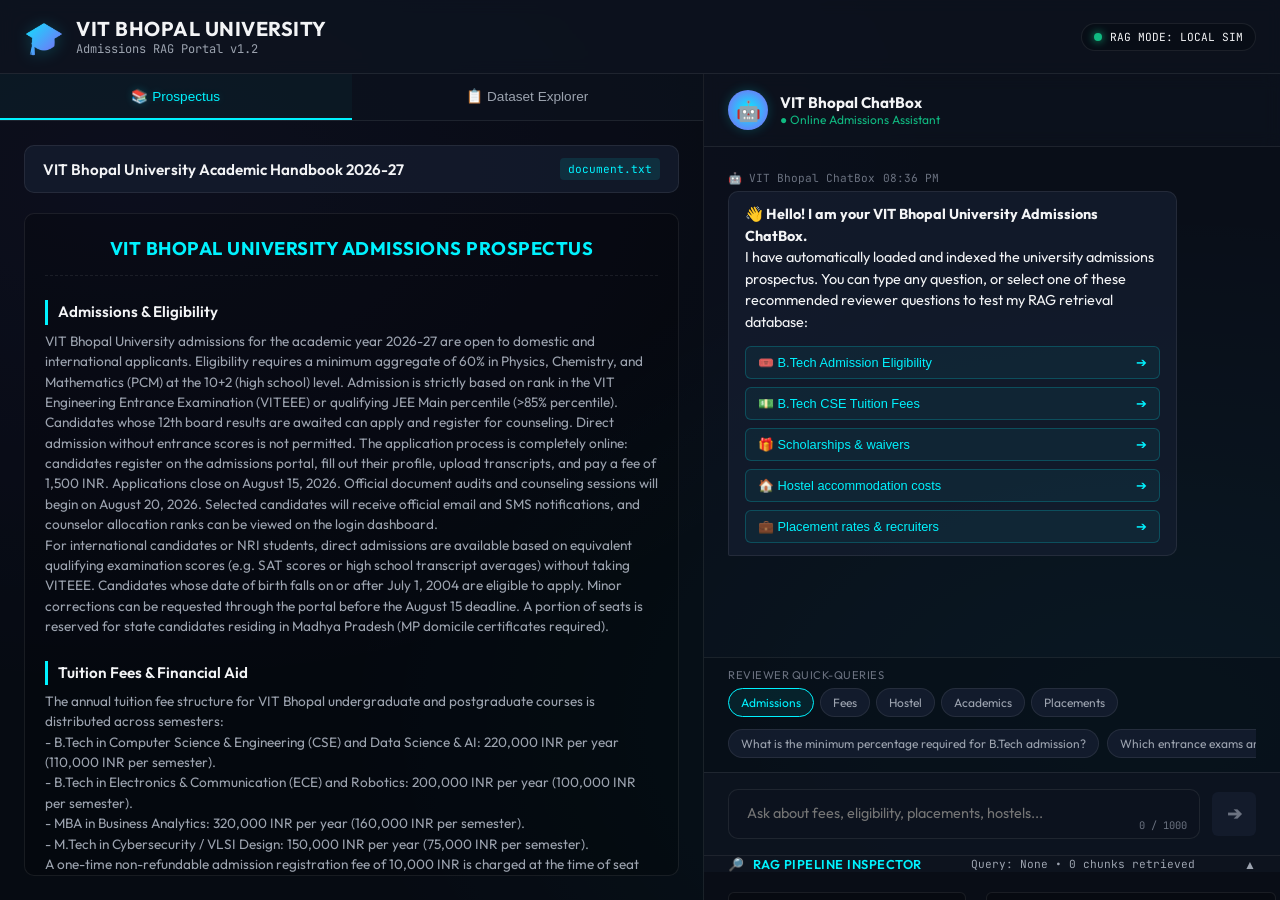
<file: university-rag-chatbot/index.html>
<!DOCTYPE html>
<html lang="en">
<head>
  <meta charset="UTF-8">
  <meta name="viewport" content="width=device-width, initial-scale=1.0">
  <title>VIT Bhopal University - Admissions RAG Chatbot Portal</title>
  <link rel="stylesheet" href="styles.css">
</head>
<body>

  <!-- 1. Top Dashboard Header -->
  <header class="dashboard-header">
    <div class="brand-section">
      <span class="brand-logo">🎓</span>
      <div class="brand-title">
        <h1>VIT Bhopal University</h1>
        <p>Admissions RAG Portal v1.2</p>
      </div>
    </div>
    
    <div class="header-controls">
      <div class="status-indicator">
        <div class="indicator-dot" id="system-dot"></div>
        <span id="system-label">RAG DATABASE: UNINDEXED</span>
      </div>
    </div>
  </header>

  <!-- 2. Main Dashboard Split Layout -->
  <main class="dashboard-grid">
    
    <!-- Left Section: Corpus, Dataset and Training tabs -->
    <section class="left-panel">
      <nav class="panel-tabs-bar">
        <button class="tab-btn active" data-tab="corpus">📚 Prospectus</button>
        <button class="tab-btn" data-tab="dataset">📋 Dataset Explorer</button>
      </nav>
      
      <div class="panel-content">
        
        <!-- Tab 1: Raw document prospectus text viewer -->
        <div class="tab-pane active" id="corpus-pane">
          <div class="corpus-container">
            <div class="corpus-doc-header">
              <span class="corpus-title">VIT Bhopal University Academic Handbook 2026-27</span>
              <span class="corpus-tag">document.txt</span>
            </div>
            <div class="corpus-scroller">
              <div class="corpus-text" id="corpus-doc-text">
                Loading prospectus document...
              </div>
            </div>
          </div>
        </div>
        
        <!-- Tab 2: QA Dataset Explorer -->
        <div class="tab-pane" id="dataset-pane">
          <div class="dataset-container">
            <div class="table-controls">
              <input type="text" class="search-input" id="search-field" placeholder="Search QA training dataset...">
              <select class="category-filter" id="category-filter">
                <option value="all">All Categories</option>
              </select>
            </div>
            <div class="dataset-table-wrapper">
              <table class="qa-table">
                <thead>
                  <tr>
                    <th>ID</th>
                    <th>Question</th>
                    <th>Target Answer</th>
                    <th style="text-align: right;">Category</th>
                  </tr>
                </thead>
                <tbody id="qa-table-body">
                  <!-- Javascript dynamic table rows -->
                </tbody>
              </table>
            </div>
          </div>
        </div>

        
      </div>
    </section>
    
    <!-- Right Section: Interactive counselor Chat Interface -->
    <section class="right-panel">
      <div class="chat-container">
        
        <!-- Counselor Profile Bar -->
        <div class="counselor-profile">
          <div class="profile-info">
            <div class="avatar-sphere">🤖</div>
            <div class="profile-meta">
              <h2>VIT Bhopal ChatBox</h2>
              <p>● Online Admissions Assistant</p>
            </div>
          </div>
        </div>
        
        <!-- Chat history scroller bubbles -->
        <div class="chat-history" id="chat-history">
          <!-- Bubbles added dynamically -->
        </div>
        
        <!-- suggested chips row for reviewer -->
        <div class="suggestions-panel">
          <div class="suggestions-title">Reviewer Quick-Queries</div>
          <div class="suggestions-categories" id="suggestions-categories" style="display: flex; gap: 6px; margin-bottom: 8px; padding-bottom: 4px; overflow-x: auto;">
            <!-- Category type selector buttons -->
          </div>
          <div class="suggestions-chips" id="suggestions-chips">
            <!-- Suggested chips mapped -->
          </div>
        </div>
        
        <!-- Input Textarea bar -->
        <div class="chat-input-bar">
          <div class="input-wrapper">
            <textarea class="chat-input-field" id="chat-input" placeholder="Ask about fees, eligibility, placements, hostels..." maxlength="1000"></textarea>
            <div class="char-counter" id="char-counter">0 / 1000</div>
          </div>
          <button class="btn-send" id="btn-send" disabled>➔</button>
        </div>
        
      </div>
      
      <!-- Collapsible Bottom Drawer for RAG Pipeline Inspection -->
      <div class="pipeline-drawer" id="pipeline-drawer">
        <div class="drawer-trigger-bar" id="drawer-trigger">
          <div class="drawer-title">
            <span>🔎</span> RAG Pipeline Inspector
          </div>
          <div class="drawer-meta-peek">
            <span id="drawer-query-peek">Query: None</span> &bull; 
            <span id="drawer-matches-count">0 chunks retrieved</span>
          </div>
          <span class="drawer-arrow">▲</span>
        </div>
        
        <div class="drawer-body-scroller">
          
          <div class="pipeline-pane">
            <div class="pipeline-sub-card">
              <h4>1. Tokenized Query Array</h4>
              <div class="tokens-list" id="pipeline-tokens">
                <span class="token-badge" style="opacity: 0.5;">Empty Tokens</span>
              </div>
            </div>
            
            <div class="pipeline-sub-card" style="flex: 1; min-height: 140px; display: flex; flex-direction: column;">
              <h4>2. Cosine Similarity Rankings</h4>
              <div class="pipeline-table-wrapper">
                <table class="pipeline-table">
                  <thead>
                    <tr>
                      <th>Rank</th>
                      <th>Score</th>
                      <th>Category</th>
                      <th>Chunk Preview</th>
                    </tr>
                  </thead>
                  <tbody id="pipeline-rank-table-body">
                    <tr>
                      <td colspan="4" style="text-align: center; color: var(--text-dim); padding: 12px;">No queries run yet.</td>
                    </tr>
                  </tbody>
                </table>
              </div>
            </div>
          </div>
          
          <div class="pipeline-pane">
            <div class="pipeline-sub-card" style="height: 100%; display: flex; flex-direction: column;">
              <h4>3. LLM Prompt Context Payload</h4>
              <textarea class="pipeline-prompt-field" id="pipeline-prompt-text" readonly placeholder="System instruction prompts and retrieved matching content chunks will be compiled here..."></textarea>
            </div>
          </div>
          
        </div>
      </div>
      
    </section>
  </main>



  <!-- Loading data, RAG Engine script then App controller -->
  <script src="dataset/data.js"></script>
  <script src="rag.js"></script>
  <script src="app.js"></script>
</body>
</html>
</file>
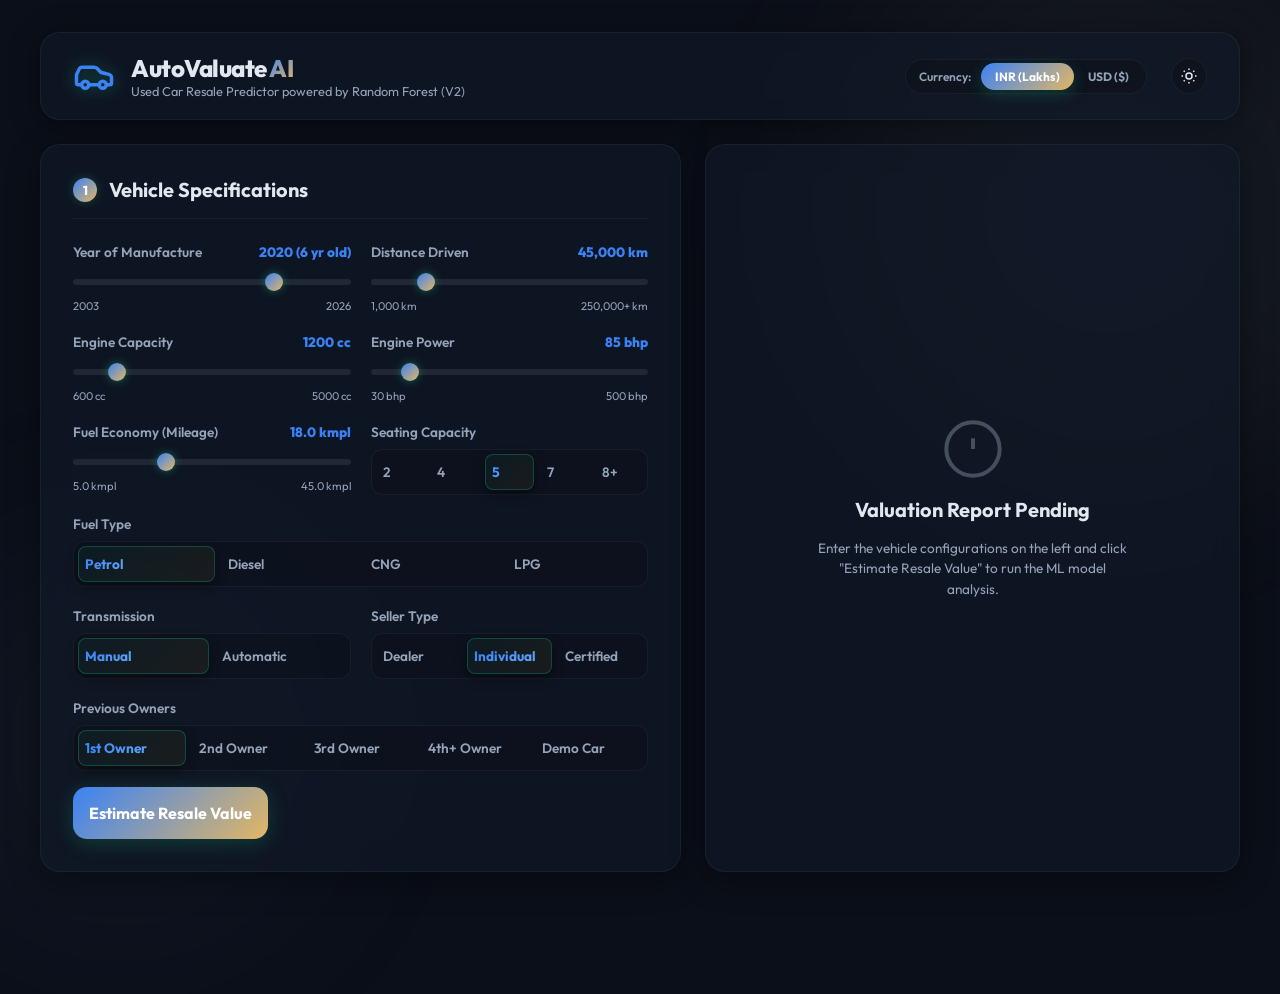
<file: car-value-predictor/src/web/index.html>
<!DOCTYPE html>
<html lang="en" data-theme="dark">
<head>
    <meta charset="UTF-8">
    <meta name="viewport" content="width=device-width, initial-scale=1.0">
    <title>AutoValuate AI | Premium Car Resale Value Predictor</title>
    <!-- Google Fonts -->
    <link rel="preconnect" href="https://fonts.googleapis.com">
    <link rel="preconnect" href="https://fonts.gstatic.com" crossorigin>
    <link href="https://fonts.googleapis.com/css2?family=Outfit:wght@300;400;500;600;700;800&display=swap" rel="stylesheet">
    <!-- Main Stylesheet -->
    <link rel="stylesheet" href="style.css">
</head>
<body>
    <div class="glow-bg"></div>
    <div class="app-container">
        <!-- Header -->
        <header class="app-header">
            <div class="logo-area">
                <svg class="logo-icon" viewBox="0 0 24 24" fill="none" stroke="currentColor" stroke-width="2">
                    <path d="M19 17h2c.6 0 1-.4 1-1v-3c0-.9-.7-1.7-1.5-1.9C18.7 10.6 16 10 16 10s-1.3-1.4-2.2-2.3c-.5-.4-1.1-.7-1.8-.7H5c-.6 0-1.1.4-1.4.9l-1.4 2.9A3.7 3.7 0 0 0 2 12v4c0 .6.4 1 1 1h2" />
                    <circle cx="7" cy="17" r="2" />
                    <path d="M9 17h6" />
                    <circle cx="17" cy="17" r="2" />
                </svg>
                <div class="brand">
                    <h1>AutoValuate <span class="accent-text">AI</span></h1>
                    <p class="tagline">Used Car Resale Predictor powered by Random Forest (V2)</p>
                </div>
            </div>
            <div class="controls-area">
                <div class="currency-selector">
                    <span class="currency-label">Currency:</span>
                    <button class="btn-toggle active" id="currency-inr" data-currency="INR">INR (Lakhs)</button>
                    <button class="btn-toggle" id="currency-usd" data-currency="USD">USD ($)</button>
                </div>
                <button class="theme-toggle-btn" id="theme-toggle" aria-label="Toggle Theme">
                    <!-- Sun Icon -->
                    <svg class="sun-icon" viewBox="0 0 24 24" fill="none" stroke="currentColor" stroke-width="2">
                        <circle cx="12" cy="12" r="4" />
                        <path d="M12 2v2M12 20v2M4.93 4.93l1.41 1.41M17.66 17.66l1.41 1.41M2 12h2M20 12h2M6.34 17.66l-1.41 1.41M19.07 4.93l-1.41 1.41" />
                    </svg>
                </button>
            </div>
        </header>

        <!-- Main Content -->
        <main class="app-main">
            <!-- Left Panel: Input Form -->
            <section class="panel form-panel">
                <div class="panel-header">
                    <span class="badge">1</span>
                    <h2>Vehicle Specifications</h2>
                </div>
                <form id="predictor-form">
                    <div class="form-grid">
                        <!-- Year of Manufacture Slider -->
                        <div class="form-group">
                            <label for="year">
                                <span>Year of Manufacture</span>
                                <span class="value-display" id="year_val">2020</span>
                            </label>
                            <div class="slider-container">
                                <input type="range" id="year" name="year" min="2003" max="2026" step="1" value="2020">
                                <div class="slider-labels">
                                    <span>2003</span>
                                    <span>2026</span>
                                </div>
                            </div>
                        </div>

                        <!-- Kilometers Driven Slider -->
                        <div class="form-group">
                            <label for="kms_driven">
                                <span>Distance Driven</span>
                                <span class="value-display" id="kms_driven_val">45,000 km</span>
                            </label>
                            <div class="slider-container">
                                <input type="range" id="kms_driven" name="kms_driven" min="1000" max="250000" step="500" value="45000">
                                <div class="slider-labels">
                                    <span>1,000 km</span>
                                    <span>250,000+ km</span>
                                </div>
                            </div>
                        </div>

                        <!-- Engine CC Slider -->
                        <div class="form-group">
                            <label for="engine">
                                <span>Engine Capacity</span>
                                <span class="value-display" id="engine_val">1200 cc</span>
                            </label>
                            <div class="slider-container">
                                <input type="range" id="engine" name="engine" min="600" max="5000" step="50" value="1200">
                                <div class="slider-labels">
                                    <span>600 cc</span>
                                    <span>5000 cc</span>
                                </div>
                            </div>
                        </div>

                        <!-- Max Power BHP Slider -->
                        <div class="form-group">
                            <label for="max_power">
                                <span>Engine Power</span>
                                <span class="value-display" id="max_power_val">85 bhp</span>
                            </label>
                            <div class="slider-container">
                                <input type="range" id="max_power" name="max_power" min="30" max="500" step="5" value="85">
                                <div class="slider-labels">
                                    <span>30 bhp</span>
                                    <span>500 bhp</span>
                                </div>
                            </div>
                        </div>

                        <!-- Mileage KMPL Slider -->
                        <div class="form-group">
                            <label for="mileage">
                                <span>Fuel Economy (Mileage)</span>
                                <span class="value-display" id="mileage_val">18.0 kmpl</span>
                            </label>
                            <div class="slider-container">
                                <input type="range" id="mileage" name="mileage" min="5" max="45" step="0.5" value="18.0">
                                <div class="slider-labels">
                                    <span>5.0 kmpl</span>
                                    <span>45.0 kmpl</span>
                                </div>
                            </div>
                        </div>

                        <!-- Seating Capacity -->
                        <div class="form-group">
                            <label>Seating Capacity</label>
                            <div class="radio-group" id="seats-group">
                                <input type="radio" id="seats-2" name="seats" value="2">
                                <label for="seats-2" class="radio-card"><span>2</span></label>
                                
                                <input type="radio" id="seats-4" name="seats" value="4">
                                <label for="seats-4" class="radio-card"><span>4</span></label>
                                
                                <input type="radio" id="seats-5" name="seats" value="5" checked>
                                <label for="seats-5" class="radio-card"><span>5</span></label>
                                
                                <input type="radio" id="seats-7" name="seats" value="7">
                                <label for="seats-7" class="radio-card"><span>7</span></label>
                                
                                <input type="radio" id="seats-8" name="seats" value="8">
                                <label for="seats-8" class="radio-card"><span>8+</span></label>
                            </div>
                        </div>

                        <!-- Fuel Type Selection -->
                        <div class="form-group full-width">
                            <label>Fuel Type</label>
                            <div class="radio-group">
                                <input type="radio" id="fuel-petrol" name="fuel_type" value="Petrol" checked>
                                <label for="fuel-petrol" class="radio-card"><span>Petrol</span></label>
                                
                                <input type="radio" id="fuel-diesel" name="fuel_type" value="Diesel">
                                <label for="fuel-diesel" class="radio-card"><span>Diesel</span></label>
                                
                                <input type="radio" id="fuel-cng" name="fuel_type" value="CNG">
                                <label for="fuel-cng" class="radio-card"><span>CNG</span></label>
                                
                                <input type="radio" id="fuel-lpg" name="fuel_type" value="LPG">
                                <label for="fuel-lpg" class="radio-card"><span>LPG</span></label>
                            </div>
                        </div>

                        <!-- Transmission Selection -->
                        <div class="form-group">
                            <label>Transmission</label>
                            <div class="radio-group">
                                <input type="radio" id="trans-manual" name="transmission" value="Manual" checked>
                                <label for="trans-manual" class="radio-card"><span>Manual</span></label>
                                
                                <input type="radio" id="trans-auto" name="transmission" value="Automatic">
                                <label for="trans-auto" class="radio-card"><span>Automatic</span></label>
                            </div>
                        </div>

                        <!-- Seller Type Selection -->
                        <div class="form-group">
                            <label>Seller Type</label>
                            <div class="radio-group">
                                <input type="radio" id="seller-dealer" name="seller_type" value="Dealer">
                                <label for="seller-dealer" class="radio-card"><span>Dealer</span></label>
                                
                                <input type="radio" id="seller-indiv" name="seller_type" value="Individual" checked>
                                <label for="seller-indiv" class="radio-card"><span>Individual</span></label>

                                <input type="radio" id="seller-trustmark" name="seller_type" value="Trustmark Dealer">
                                <label for="seller-trustmark" class="radio-card"><span>Certified</span></label>
                            </div>
                        </div>

                        <!-- Previous Owners Selection -->
                        <div class="form-group full-width">
                            <label>Previous Owners</label>
                            <div class="radio-group">
                                <input type="radio" id="owner-0" name="owner" value="First Owner" checked>
                                <label for="owner-0" class="radio-card"><span>1st Owner</span></label>
                                
                                <input type="radio" id="owner-1" name="owner" value="Second Owner">
                                <label for="owner-1" class="radio-card"><span>2nd Owner</span></label>
                                
                                <input type="radio" id="owner-2" name="owner" value="Third Owner">
                                <label for="owner-2" class="radio-card"><span>3rd Owner</span></label>
                                
                                <input type="radio" id="owner-3" name="owner" value="Fourth & Above Owner">
                                <label for="owner-3" class="radio-card"><span>4th+ Owner</span></label>

                                <input type="radio" id="owner-td" name="owner" value="Test Drive Car">
                                <label for="owner-td" class="radio-card"><span>Demo Car</span></label>
                            </div>
                        </div>
                    </div>

                    <button type="submit" class="btn-primary" id="btn-predict">
                        <span class="btn-text">Estimate Resale Value</span>
                        <div class="btn-loader">
                            <div class="spinner"></div>
                        </div>
                    </button>
                </form>
            </section>

            <!-- Right Panel: Results & Analytics -->
            <section class="panel results-panel" id="results-panel">
                <!-- Placeholder when no result is loaded -->
                <div class="results-placeholder" id="results-placeholder">
                    <svg class="placeholder-icon" viewBox="0 0 24 24" fill="none" stroke="currentColor" stroke-width="1.5">
                        <circle cx="12" cy="12" r="10" />
                        <line x1="12" y1="8" x2="12" y2="12" />
                        <line x1="12" y1="16" x2="12.01" y2="16" />
                    </svg>
                    <h3>Valuation Report Pending</h3>
                    <p>Enter the vehicle configurations on the left and click "Estimate Resale Value" to run the ML model analysis.</p>
                </div>

                <!-- Actual Results Section (Hidden initially) -->
                <div class="results-content hide" id="results-content">
                    <div class="panel-header">
                        <span class="badge">2</span>
                        <h2>Valuation Summary</h2>
                    </div>

                    <div class="valuation-main-card">
                        <div class="valuation-price-area">
                            <p class="valuation-title">Estimated Market Value</p>
                            <h3 class="valuation-price" id="predicted-price-text">--</h3>
                            <p class="valuation-subtext">Estimated age: <span id="car-age-text">0</span> years</p>
                        </div>
                        
                        <!-- Value Retention Circular Progress -->
                        <div class="retention-score-area">
                            <div class="circular-progress-container">
                                <svg class="progress-ring" width="120" height="120">
                                    <circle class="progress-ring-bg" stroke="rgba(255,255,255,0.04)" stroke-width="8" fill="transparent" r="50" cx="60" cy="60"/>
                                    <circle class="progress-ring-bar" id="progress-ring-bar" stroke="url(#navy-gold-grad)" stroke-width="8" stroke-dasharray="314.16" stroke-dashoffset="314.16" stroke-linecap="round" fill="transparent" r="50" cx="60" cy="60"/>
                                    <defs>
                                        <linearGradient id="navy-gold-grad" x1="0%" y1="0%" x2="100%" y2="100%">
                                            <stop offset="0%" stop-color="#3b82f6" />
                                            <stop offset="100%" stop-color="#e2b765" />
                                        </linearGradient>
                                    </defs>
                                </svg>
                                <div class="progress-ring-text">
                                    <span class="percent-val" id="retention-percent-text">0%</span>
                                    <span class="percent-lbl">Retained</span>
                                </div>
                            </div>
                        </div>
                    </div>

                    <!-- Breakdowns -->
                    <div class="financial-breakdown">
                        <div class="breakdown-item">
                            <div class="breakdown-label">
                                <div class="dot dot-showroom"></div>
                                <span>Est. Original Price</span>
                            </div>
                            <span class="breakdown-value" id="breakdown-original">--</span>
                        </div>
                        <div class="breakdown-item">
                            <div class="breakdown-label">
                                <div class="dot dot-resale"></div>
                                <span>Resale Prediction</span>
                            </div>
                            <span class="breakdown-value text-accent" id="breakdown-predicted">--</span>
                        </div>
                        <div class="breakdown-item">
                            <div class="breakdown-label">
                                <div class="dot dot-depreciation"></div>
                                <span>Est. Total Depreciation</span>
                            </div>
                            <span class="breakdown-value text-danger" id="breakdown-depreciation">--</span>
                        </div>
                    </div>

                    <!-- Valuation Insights -->
                    <div class="insight-card">
                        <div class="insight-header">
                            <svg class="insight-icon" viewBox="0 0 24 24" fill="none" stroke="currentColor" stroke-width="2">
                                <path d="M12 2a10 10 0 1 0 10 10A10 10 0 0 0 12 2zm0 14h.01M12 8v4" />
                            </svg>
                            <h4>Valuation Insight</h4>
                        </div>
                        <p class="insight-desc" id="insight-description-text">--</p>
                    </div>

                    <!-- R2 & ML Model Badge -->
                    <div class="ml-badge-area">
                        <div class="model-badge">
                            <span class="pulse-dot"></span>
                            <span>Model: Random Forest V2 (R² = 98.4%)</span>
                        </div>
                    </div>
                </div>
            </section>
        </main>
    </div>
    
    <script src="app.js"></script>
</body>
</html>
</file>
<file: university-rag-chatbot/styles.css>
/* ==========================================
   Apex University RAG Chatbox Styles
   Theme: Deep Space Glassmorphism & Cyber Neon
   ========================================== */

@import url('https://fonts.googleapis.com/css2?family=Outfit:wght@300;400;500;600;700;800&family=JetBrains+Mono:wght@400;500;700&display=swap');

:root {
  --font-sans: 'Outfit', -apple-system, BlinkMacSystemFont, "Segoe UI", Roboto, sans-serif;
  --font-mono: 'JetBrains Mono', 'Fira Code', monospace;

  /* Color Palette */
  --bg-darkest: #070b13;
  --bg-darker: #0d131f;
  --bg-card: rgba(22, 30, 49, 0.7);
  --bg-input: rgba(13, 19, 31, 0.9);
  --border-color: rgba(255, 255, 255, 0.08);
  
  --neon-cyan: #00f2fe;
  --neon-cyan-glow: rgba(0, 242, 254, 0.2);
  --neon-emerald: #10b981;
  --neon-emerald-glow: rgba(16, 185, 129, 0.2);
  --neon-purple: #8b5cf6;
  --neon-pink: #f43f5e;
  
  --text-main: #f3f4f6;
  --text-muted: #9ca3af;
  --text-dim: #6b7280;
  
  --shadow-premium: 0 8px 32px 0 rgba(0, 0, 0, 0.37);
  --radius-lg: 16px;
  --radius-md: 10px;
  --radius-sm: 6px;
}

/* Base resets & styles */
* {
  box-sizing: border-box;
  margin: 0;
  padding: 0;
}

body {
  font-family: var(--font-sans);
  background-color: var(--bg-darkest);
  color: var(--text-main);
  height: 100vh;
  overflow: hidden;
  display: flex;
  flex-direction: column;
  background-image: 
    radial-gradient(at 10% 20%, rgba(139, 92, 246, 0.08) 0px, transparent 50%),
    radial-gradient(at 90% 80%, rgba(0, 242, 254, 0.08) 0px, transparent 50%);
}

/* Header Dashboard Bar */
.dashboard-header {
  display: flex;
  justify-content: space-between;
  align-items: center;
  padding: 16px 24px;
  background: rgba(13, 19, 31, 0.85);
  border-bottom: 1px solid var(--border-color);
  backdrop-filter: blur(8px);
  z-index: 10;
}

.brand-section {
  display: flex;
  align-items: center;
  gap: 12px;
}

.brand-logo {
  font-size: 2rem;
  background: linear-gradient(135deg, var(--neon-cyan), var(--neon-purple));
  -webkit-background-clip: text;
  -webkit-text-fill-color: transparent;
  filter: drop-shadow(0 2px 8px var(--neon-cyan-glow));
}

.brand-title h1 {
  font-size: 1.25rem;
  font-weight: 700;
  letter-spacing: 0.5px;
  text-transform: uppercase;
}

.brand-title p {
  font-size: 0.75rem;
  color: var(--text-muted);
  font-family: var(--font-mono);
}

.header-controls {
  display: flex;
  align-items: center;
  gap: 16px;
}

.status-indicator {
  display: flex;
  align-items: center;
  gap: 8px;
  font-family: var(--font-mono);
  font-size: 0.7rem;
  background: rgba(0, 0, 0, 0.2);
  padding: 6px 12px;
  border-radius: 20px;
  border: 1px solid var(--border-color);
}

.indicator-dot {
  width: 8px;
  height: 8px;
  border-radius: 50%;
  background-color: var(--neon-cyan);
  box-shadow: 0 0 8px var(--neon-cyan);
  animation: pulse-glow 2s infinite;
}

.btn-settings {
  background: transparent;
  border: 1px solid var(--border-color);
  color: var(--text-main);
  padding: 8px 12px;
  border-radius: var(--radius-sm);
  cursor: pointer;
  display: flex;
  align-items: center;
  gap: 6px;
  font-size: 0.8rem;
  font-family: var(--font-sans);
  transition: all 0.3s ease;
}

.btn-settings:hover {
  background: rgba(255, 255, 255, 0.05);
  border-color: var(--neon-cyan);
  box-shadow: 0 0 8px var(--neon-cyan-glow);
}

/* Layout Grid Panels */
.dashboard-grid {
  flex: 1;
  display: grid;
  grid-template-columns: 55% 45%;
  overflow: hidden;
}

.left-panel, .right-panel {
  display: flex;
  flex-direction: column;
  overflow: hidden;
  position: relative;
}

.left-panel {
  border-right: 1px solid var(--border-color);
  background: rgba(7, 11, 19, 0.4);
}

/* Glassmorphic Tabs Component */
.panel-tabs-bar {
  display: flex;
  background: rgba(13, 19, 31, 0.6);
  border-bottom: 1px solid var(--border-color);
}

.tab-btn {
  flex: 1;
  background: transparent;
  border: none;
  color: var(--text-muted);
  padding: 14px 20px;
  cursor: pointer;
  font-size: 0.85rem;
  font-weight: 500;
  transition: all 0.3s ease;
  border-bottom: 2px solid transparent;
  display: flex;
  align-items: center;
  justify-content: center;
  gap: 8px;
}

.tab-btn:hover {
  color: var(--text-main);
  background: rgba(255, 255, 255, 0.02);
}

.tab-btn.active {
  color: var(--neon-cyan);
  border-bottom-color: var(--neon-cyan);
  background: rgba(0, 242, 254, 0.03);
  text-shadow: 0 0 8px var(--neon-cyan-glow);
}

.panel-content {
  flex: 1;
  overflow-y: auto;
  padding: 24px;
}

.tab-pane {
  display: none;
  height: 100%;
}

.tab-pane.active {
  display: flex;
  flex-direction: column;
  animation: fadeIn 0.4s ease;
}

/* Tab 1: Prospectus View */
.corpus-container {
  display: flex;
  flex-direction: column;
  gap: 20px;
  height: 100%;
}

.corpus-doc-header {
  display: flex;
  justify-content: space-between;
  align-items: center;
  background: var(--bg-card);
  padding: 12px 18px;
  border-radius: var(--radius-md);
  border: 1px solid var(--border-color);
}

.corpus-title {
  font-weight: 600;
  font-size: 0.95rem;
  color: var(--text-main);
}

.corpus-tag {
  font-family: var(--font-mono);
  font-size: 0.7rem;
  color: var(--neon-cyan);
  background: rgba(0, 242, 254, 0.1);
  padding: 4px 8px;
  border-radius: 4px;
}

.corpus-scroller {
  flex: 1;
  overflow-y: auto;
  background: rgba(0, 0, 0, 0.2);
  border-radius: var(--radius-md);
  padding: 20px;
  border: 1px solid var(--border-color);
}

.corpus-text {
  font-size: 0.9rem;
  line-height: 1.6;
  color: var(--text-muted);
}

.corpus-text h3 {
  color: var(--text-main);
  margin-top: 24px;
  margin-bottom: 8px;
  font-size: 1rem;
  border-left: 3px solid var(--neon-cyan);
  padding-left: 10px;
}

/* Tab 2: Dataset Explorer */
.dataset-container {
  display: flex;
  flex-direction: column;
  gap: 16px;
  height: 100%;
}

.table-controls {
  display: flex;
  gap: 12px;
  align-items: center;
}

.search-input {
  flex: 1;
  background: var(--bg-input);
  border: 1px solid var(--border-color);
  color: var(--text-main);
  padding: 10px 16px;
  border-radius: var(--radius-sm);
  font-family: var(--font-sans);
  font-size: 0.85rem;
}

.search-input:focus {
  outline: none;
  border-color: var(--neon-cyan);
  box-shadow: 0 0 8px var(--neon-cyan-glow);
}

.category-filter {
  background: var(--bg-input);
  border: 1px solid var(--border-color);
  color: var(--text-main);
  padding: 10px 12px;
  border-radius: var(--radius-sm);
  font-family: var(--font-sans);
  font-size: 0.85rem;
}

.dataset-table-wrapper {
  flex: 1;
  overflow: auto;
  border: 1px solid var(--border-color);
  border-radius: var(--radius-md);
  background: rgba(0, 0, 0, 0.15);
}

table.qa-table {
  width: 100%;
  border-collapse: collapse;
  text-align: left;
  font-size: 0.85rem;
}

table.qa-table th {
  background: rgba(13, 19, 31, 0.9);
  padding: 12px 16px;
  font-weight: 600;
  border-bottom: 1px solid var(--border-color);
  color: var(--text-main);
  position: sticky;
  top: 0;
}

table.qa-table td {
  padding: 12px 16px;
  border-bottom: 1px solid rgba(255, 255, 255, 0.04);
  vertical-align: top;
  color: var(--text-muted);
}

table.qa-table tr:hover td {
  background: rgba(255, 255, 255, 0.02);
  color: var(--text-main);
}

.tag-badge {
  font-family: var(--font-mono);
  font-size: 0.65rem;
  padding: 3px 6px;
  border-radius: 4px;
  background: rgba(139, 92, 246, 0.15);
  color: var(--neon-purple);
  border: 1px solid rgba(139, 92, 246, 0.2);
}

/* Tab 3: Model Training Visualizer */
.training-container {
  display: grid;
  grid-template-rows: auto 1fr;
  gap: 20px;
  height: 100%;
}

.training-controls-card {
  background: var(--bg-card);
  border: 1px solid var(--border-color);
  border-radius: var(--radius-md);
  padding: 16px 20px;
  display: flex;
  flex-direction: column;
  gap: 16px;
}

.sliders-row {
  display: grid;
  grid-template-columns: 1fr 1fr;
  gap: 20px;
}

.slider-group {
  display: flex;
  flex-direction: column;
  gap: 8px;
}

.slider-header {
  display: flex;
  justify-content: space-between;
  font-size: 0.75rem;
  color: var(--text-muted);
}

.slider-value {
  color: var(--neon-cyan);
  font-family: var(--font-mono);
  font-weight: 500;
}

input[type=range] {
  -webkit-appearance: none;
  width: 100%;
  background: rgba(255,255,255,0.08);
  height: 4px;
  border-radius: 2px;
  outline: none;
}

input[type=range]::-webkit-slider-thumb {
  -webkit-appearance: none;
  appearance: none;
  width: 14px;
  height: 14px;
  border-radius: 50%;
  background: var(--neon-cyan);
  cursor: pointer;
  box-shadow: 0 0 6px var(--neon-cyan);
  transition: transform 0.1s;
}

input[type=range]::-webkit-slider-thumb:hover {
  transform: scale(1.2);
}

.training-action-row {
  display: flex;
  gap: 16px;
  align-items: center;
}

.btn-train {
  background: linear-gradient(135deg, var(--neon-cyan), var(--neon-purple));
  color: #000;
  border: none;
  padding: 12px 24px;
  font-family: var(--font-sans);
  font-weight: 700;
  text-transform: uppercase;
  border-radius: var(--radius-sm);
  cursor: pointer;
  box-shadow: 0 0 16px rgba(0, 242, 254, 0.3);
  transition: all 0.3s ease;
  display: flex;
  align-items: center;
  gap: 8px;
  letter-spacing: 0.5px;
}

.btn-train:hover:not(:disabled) {
  transform: translateY(-2px);
  box-shadow: 0 0 24px rgba(139, 92, 246, 0.5);
  color: #fff;
}

.btn-train:disabled {
  opacity: 0.5;
  cursor: not-allowed;
  box-shadow: none;
}

.training-status-box {
  flex: 1;
  display: flex;
  flex-direction: column;
  gap: 4px;
}

.status-label {
  font-size: 0.75rem;
  color: var(--text-muted);
}

.status-value {
  font-size: 0.85rem;
  font-family: var(--font-mono);
  color: var(--neon-emerald);
}

.progress-bar-bg {
  width: 100%;
  height: 4px;
  background: rgba(255, 255, 255, 0.05);
  border-radius: 2px;
  overflow: hidden;
  margin-top: 4px;
}

.progress-bar-fill {
  width: 100%;
  height: 100%;
  background: linear-gradient(90deg, var(--neon-cyan), var(--neon-emerald));
  transition: width 0.1s linear;
}

.training-graphics-grid {
  display: grid;
  grid-template-columns: 50% 50%;
  gap: 16px;
  overflow: hidden;
}

.graphic-card {
  background: rgba(0,0,0,0.25);
  border: 1px solid var(--border-color);
  border-radius: var(--radius-md);
  padding: 16px;
  display: flex;
  flex-direction: column;
  overflow: hidden;
}

.graphic-card h3 {
  font-size: 0.8rem;
  text-transform: uppercase;
  color: var(--text-muted);
  margin-bottom: 12px;
  font-weight: 600;
  letter-spacing: 0.5px;
  border-bottom: 1px solid var(--border-color);
  padding-bottom: 6px;
  display: flex;
  justify-content: space-between;
}

.canvas-container {
  flex: 1;
  position: relative;
  min-height: 180px;
}

.canvas-container canvas {
  width: 100%;
  height: 100%;
  background: #090e18;
  border-radius: var(--radius-sm);
  display: block;
}

.training-logs {
  background: #090e18;
  font-family: var(--font-mono);
  font-size: 0.7rem;
  color: var(--text-muted);
  padding: 10px;
  border-radius: var(--radius-sm);
  flex: 1;
  overflow-y: auto;
  line-height: 1.5;
  white-space: pre-wrap;
}

/* Right Panel: counselor Chat Interface */
.chat-container {
  flex: 1;
  display: flex;
  flex-direction: column;
  overflow: hidden;
  background: rgba(13, 19, 31, 0.45);
}

.counselor-profile {
  display: flex;
  align-items: center;
  justify-content: space-between;
  padding: 16px 24px;
  background: rgba(13, 19, 31, 0.7);
  border-bottom: 1px solid var(--border-color);
  backdrop-filter: blur(8px);
}

.profile-info {
  display: flex;
  align-items: center;
  gap: 12px;
}

.avatar-sphere {
  width: 40px;
  height: 40px;
  border-radius: 50%;
  background: radial-gradient(circle, var(--neon-cyan) 0%, var(--neon-purple) 100%);
  display: flex;
  align-items: center;
  justify-content: center;
  font-size: 1.25rem;
  box-shadow: 0 0 12px var(--neon-cyan-glow);
}

.profile-meta h2 {
  font-size: 0.95rem;
  font-weight: 700;
}

.profile-meta p {
  font-size: 0.75rem;
  color: var(--neon-emerald);
  display: flex;
  align-items: center;
  gap: 4px;
}

.chat-voice-toggle-btn {
  background: transparent;
  border: 1px solid var(--border-color);
  color: var(--text-main);
  width: 34px;
  height: 34px;
  border-radius: 50%;
  cursor: pointer;
  display: flex;
  align-items: center;
  justify-content: center;
  transition: all 0.3s ease;
}

.chat-voice-toggle-btn.muted {
  border-color: var(--neon-pink);
  color: var(--neon-pink);
}

/* Chat History scroller */
.chat-history {
  flex: 1;
  overflow-y: auto;
  padding: 24px;
  display: flex;
  flex-direction: column;
  gap: 20px;
}

.chat-message {
  display: flex;
  flex-direction: column;
  gap: 6px;
  max-width: 85%;
  animation: slideUp 0.3s ease;
}

.chat-message.user {
  align-self: flex-end;
}

.chat-message.assistant {
  align-self: flex-start;
}

.msg-header {
  display: flex;
  gap: 8px;
  font-size: 0.7rem;
  color: var(--text-dim);
  font-family: var(--font-mono);
}

.chat-message.user .msg-header {
  justify-content: flex-end;
}

.msg-body {
  padding: 12px 16px;
  border-radius: var(--radius-md);
  font-size: 0.9rem;
  line-height: 1.5;
  word-wrap: break-word;
}

.chat-message.user .msg-body {
  background: linear-gradient(135deg, rgba(0, 242, 254, 0.15) 0%, rgba(139, 92, 246, 0.15) 100%);
  border: 1px solid rgba(0, 242, 254, 0.25);
  border-bottom-right-radius: 2px;
  color: var(--text-main);
}

.chat-message.assistant .msg-body {
  background: var(--bg-card);
  border: 1px solid var(--border-color);
  border-bottom-left-radius: 2px;
}

/* Guided Suggestions Row */
.suggestions-panel {
  padding: 10px 24px;
  background: rgba(7, 11, 19, 0.4);
  border-top: 1px solid var(--border-color);
}

.suggestions-title {
  font-size: 0.7rem;
  text-transform: uppercase;
  color: var(--text-dim);
  margin-bottom: 6px;
  letter-spacing: 0.5px;
}

.suggestions-chips {
  display: flex;
  gap: 8px;
  overflow-x: auto;
  padding-bottom: 4px;
}

.suggestions-chips::-webkit-scrollbar {
  height: 4px;
}

.suggestions-chips::-webkit-scrollbar-thumb {
  background: rgba(255, 255, 255, 0.05);
  border-radius: 2px;
}

.chip-btn {
  background: rgba(22, 30, 49, 0.8);
  border: 1px solid var(--border-color);
  color: var(--text-muted);
  padding: 6px 12px;
  border-radius: 20px;
  font-size: 0.75rem;
  cursor: pointer;
  white-space: nowrap;
  transition: all 0.2s ease;
  font-family: var(--font-sans);
}

.chip-btn:hover {
  color: var(--neon-cyan);
  border-color: var(--neon-cyan);
  box-shadow: 0 0 6px var(--neon-cyan-glow);
  transform: translateY(-1px);
}

/* Input Form Box */
.chat-input-bar {
  padding: 16px 24px;
  background: rgba(13, 19, 31, 0.85);
  border-top: 1px solid var(--border-color);
  display: flex;
  gap: 12px;
  align-items: center;
}

.input-wrapper {
  flex: 1;
  position: relative;
  display: flex;
  background: var(--bg-input);
  border: 1px solid var(--border-color);
  border-radius: var(--radius-md);
  transition: border-color 0.3s;
}

.input-wrapper:focus-within {
  border-color: var(--neon-cyan);
  box-shadow: 0 0 8px var(--neon-cyan-glow);
}

.chat-input-field {
  flex: 1;
  background: transparent;
  border: none;
  color: var(--text-main);
  padding: 14px 18px;
  font-family: var(--font-sans);
  font-size: 0.9rem;
  resize: none;
  height: 48px;
  max-height: 120px;
  outline: none;
}

.char-counter {
  position: absolute;
  right: 12px;
  bottom: 6px;
  font-size: 0.65rem;
  color: var(--text-dim);
  font-family: var(--font-mono);
}

.btn-mic {
  background: transparent;
  border: none;
  color: var(--text-muted);
  width: 44px;
  height: 44px;
  cursor: pointer;
  display: flex;
  align-items: center;
  justify-content: center;
  font-size: 1.1rem;
  transition: all 0.3s;
}

.btn-mic:hover {
  color: var(--neon-purple);
}

.btn-mic.recording {
  color: var(--neon-pink);
  animation: pulse-red 1.5s infinite;
}

.btn-send {
  background: var(--neon-cyan);
  color: #000;
  border: none;
  width: 44px;
  height: 44px;
  border-radius: var(--radius-sm);
  cursor: pointer;
  display: flex;
  align-items: center;
  justify-content: center;
  font-size: 1.1rem;
  font-weight: 700;
  box-shadow: 0 0 8px var(--neon-cyan-glow);
  transition: all 0.2s ease;
}

.btn-send:hover:not(:disabled) {
  transform: scale(1.05);
  box-shadow: 0 0 16px var(--neon-cyan);
}

.btn-send:disabled {
  background: var(--bg-card);
  color: var(--text-dim);
  cursor: not-allowed;
  box-shadow: none;
}

/* RAG Pipeline bottom Drawer */
.pipeline-drawer {
  height: 45px;
  background: #0b101b;
  border-top: 1px solid var(--border-color);
  z-index: 20;
  display: flex;
  flex-direction: column;
  transition: height 0.4s cubic-bezier(0.16, 1, 0.3, 1);
  overflow: hidden;
  flex-shrink: 0;
}

.pipeline-drawer.expanded {
  height: 380px;
}

.drawer-trigger-bar {
  height: 45px;
  display: flex;
  justify-content: space-between;
  align-items: center;
  padding: 0 24px;
  cursor: pointer;
  background: rgba(13, 19, 31, 0.95);
  user-select: none;
}

.drawer-trigger-bar:hover {
  background: rgba(255, 255, 255, 0.02);
}

.drawer-title {
  display: flex;
  align-items: center;
  gap: 8px;
  font-size: 0.8rem;
  text-transform: uppercase;
  font-weight: 600;
  letter-spacing: 0.5px;
  color: var(--neon-cyan);
}

.drawer-meta-peek {
  font-family: var(--font-mono);
  font-size: 0.7rem;
  color: var(--text-muted);
}

.drawer-arrow {
  color: var(--text-muted);
  font-size: 0.75rem;
  transition: transform 0.4s;
}

.pipeline-drawer.expanded .drawer-arrow {
  transform: rotate(180deg);
}

.drawer-body-scroller {
  flex: 1;
  overflow-y: auto;
  padding: 20px 24px;
  display: grid;
  grid-template-columns: 45% 55%;
  gap: 20px;
  background: #090d16;
}

.pipeline-pane {
  display: flex;
  flex-direction: column;
  gap: 12px;
}

.pipeline-sub-card {
  background: rgba(0,0,0,0.2);
  border: 1px solid var(--border-color);
  border-radius: var(--radius-sm);
  padding: 12px;
}

.pipeline-sub-card h4 {
  font-size: 0.75rem;
  text-transform: uppercase;
  color: var(--text-muted);
  margin-bottom: 8px;
  border-bottom: 1px solid rgba(255,255,255,0.05);
  padding-bottom: 4px;
}

.tokens-list {
  display: flex;
  flex-wrap: wrap;
  gap: 6px;
}

.token-badge {
  font-family: var(--font-mono);
  font-size: 0.65rem;
  background: rgba(0, 242, 254, 0.08);
  border: 1px solid rgba(0, 242, 254, 0.15);
  color: var(--neon-cyan);
  padding: 2px 6px;
  border-radius: 4px;
}

.pipeline-table-wrapper {
  overflow-y: auto;
  max-height: 200px;
  border: 1px solid var(--border-color);
  border-radius: 4px;
}

.pipeline-table {
  width: 100%;
  border-collapse: collapse;
  font-size: 0.75rem;
  text-align: left;
}

.pipeline-table th {
  background: rgba(0,0,0,0.4);
  padding: 8px 12px;
  color: var(--text-main);
  border-bottom: 1px solid var(--border-color);
  position: sticky;
  top: 0;
}

.pipeline-table td {
  padding: 8px 12px;
  border-bottom: 1px solid rgba(255,255,255,0.03);
  color: var(--text-muted);
}

.pipeline-table tr.top-retrieved td {
  background: rgba(16, 185, 129, 0.05);
  color: var(--text-main);
}

.pipeline-prompt-field {
  width: 100%;
  height: 180px;
  background: #05070a;
  border: 1px solid var(--border-color);
  border-radius: 4px;
  color: var(--text-muted);
  padding: 10px;
  font-family: var(--font-mono);
  font-size: 0.7rem;
  resize: none;
  outline: none;
}

/* Guided prompt list inside bubble */
.guided-options-group {
  margin-top: 12px;
  display: flex;
  flex-direction: column;
  gap: 8px;
}

.guided-option-btn {
  background: rgba(0, 242, 254, 0.05);
  border: 1px solid rgba(0, 242, 254, 0.2);
  color: var(--neon-cyan);
  padding: 8px 12px;
  border-radius: var(--radius-sm);
  text-align: left;
  font-size: 0.8rem;
  cursor: pointer;
  transition: all 0.2s;
  display: flex;
  justify-content: space-between;
  align-items: center;
}

.guided-option-btn:hover {
  background: rgba(0, 242, 254, 0.15);
  border-color: var(--neon-cyan);
  padding-left: 16px;
}

/* Modals & Settings Dialog */
.modal-overlay {
  position: fixed;
  top: 0;
  left: 0;
  right: 0;
  bottom: 0;
  background: rgba(0, 0, 0, 0.7);
  backdrop-filter: blur(4px);
  z-index: 100;
  display: none;
  align-items: center;
  justify-content: center;
}

.modal-overlay.active {
  display: flex;
}

.modal-card {
  width: 450px;
  background: var(--bg-card);
  border: 1px solid var(--border-color);
  border-radius: var(--radius-lg);
  padding: 24px;
  box-shadow: var(--shadow-premium);
  display: flex;
  flex-direction: column;
  gap: 16px;
  animation: modalIn 0.3s cubic-bezier(0.34, 1.56, 0.64, 1);
}

.modal-header {
  display: flex;
  justify-content: space-between;
  align-items: center;
}

.modal-header h3 {
  font-size: 1.1rem;
  font-weight: 700;
}

.btn-close-modal {
  background: transparent;
  border: none;
  color: var(--text-muted);
  font-size: 1.25rem;
  cursor: pointer;
}

.modal-body {
  display: flex;
  flex-direction: column;
  gap: 12px;
}

.modal-body p {
  font-size: 0.85rem;
  color: var(--text-muted);
  line-height: 1.5;
}

.form-group {
  display: flex;
  flex-direction: column;
  gap: 6px;
}

.form-group label {
  font-size: 0.75rem;
  text-transform: uppercase;
  color: var(--text-dim);
  font-weight: 600;
}

.text-input {
  background: rgba(0,0,0,0.3);
  border: 1px solid var(--border-color);
  color: var(--text-main);
  padding: 10px 12px;
  border-radius: var(--radius-sm);
  font-family: var(--font-mono);
  font-size: 0.8rem;
}

.text-input:focus {
  outline: none;
  border-color: var(--neon-cyan);
}

.modal-footer {
  display: flex;
  gap: 12px;
  justify-content: flex-end;
  margin-top: 8px;
}

.btn-secondary {
  background: transparent;
  border: 1px solid var(--border-color);
  color: var(--text-main);
  padding: 8px 16px;
  border-radius: var(--radius-sm);
  cursor: pointer;
  font-size: 0.85rem;
}

.btn-primary {
  background: var(--neon-cyan);
  color: #000;
  border: none;
  padding: 8px 16px;
  border-radius: var(--radius-sm);
  cursor: pointer;
  font-size: 0.85rem;
  font-weight: 600;
  box-shadow: 0 0 8px var(--neon-cyan-glow);
}

.btn-primary:hover {
  box-shadow: 0 0 16px var(--neon-cyan);
}

/* Animations */
@keyframes fadeIn {
  from { opacity: 0; }
  to { opacity: 1; }
}

@keyframes slideUp {
  from { transform: translateY(10px); opacity: 0; }
  to { transform: translateY(0); opacity: 1; }
}

@keyframes modalIn {
  from { transform: scale(0.9); opacity: 0; }
  to { transform: scale(1); opacity: 1; }
}

@keyframes pulse-glow {
  0% { box-shadow: 0 0 4px var(--neon-cyan); }
  50% { box-shadow: 0 0 12px var(--neon-cyan); }
  100% { box-shadow: 0 0 4px var(--neon-cyan); }
}

@keyframes pulse-red {
  0% { transform: scale(1); box-shadow: 0 0 0 0 rgba(244, 63, 94, 0.4); }
  70% { transform: scale(1.05); box-shadow: 0 0 0 10px rgba(244, 63, 94, 0); }
  100% { transform: scale(1); box-shadow: 0 0 0 0 rgba(244, 63, 94, 0); }
}

/* Markdown table inside bubble */
.msg-body table {
  width: 100%;
  border-collapse: collapse;
  margin-top: 10px;
  font-size: 0.8rem;
}

.msg-body th {
  border-bottom: 2px solid var(--border-color);
  padding: 6px;
  color: var(--neon-cyan);
  text-align: left;
}

.msg-body td {
  border-bottom: 1px solid rgba(255, 255, 255, 0.05);
  padding: 6px;
}

.msg-body ul {
  padding-left: 20px;
  margin-top: 8px;
  margin-bottom: 8px;
}

.msg-body li {
  margin-bottom: 4px;
}

/* Responsive Media Queries */
@media (max-width: 1024px) {
  body {
    overflow-y: auto;
    height: auto;
  }
  
  .dashboard-grid {
    grid-template-columns: 1fr;
    height: auto;
  }
  
  .left-panel {
    border-right: none;
    border-bottom: 1px solid var(--border-color);
    height: 700px;
  }
  
  .right-panel {
    height: 750px;
  }
  
  .pipeline-drawer {
    position: fixed;
    bottom: 0;
  }
}
</file>
<file: car-value-predictor/src/web/style.css>
/* Reset and Base Styles */
* {
    margin: 0;
    padding: 0;
    box-sizing: border-box;
    font-family: 'Outfit', sans-serif;
}

:root {
    /* Color Tokens (Classy Navy & Champagne Gold Dark Theme) */
    --bg-color: #0b0f19;
    --panel-bg: rgba(18, 25, 41, 0.65);
    --border-color: rgba(255, 255, 255, 0.05);
    --text-primary: #e2e8f0;
    --text-secondary: #94a3b8;
    --accent: #3b82f6; /* Steel Blue */
    --accent-light: #60a5fa;
    --accent-cyan: #e2b765; /* Muted Gold / Champagne */
    --success: #10b981;
    --danger: #ef4444;
    --shadow: rgba(0, 0, 0, 0.4);
    
    /* Layout Tokens */
    --border-radius: 20px;
    --transition: all 0.3s cubic-bezier(0.4, 0, 0.2, 1);
}

[data-theme="light"] {
    /* Color Tokens (Light Ice and Gold Theme) */
    --bg-color: #f4f6fa;
    --panel-bg: rgba(255, 255, 255, 0.8);
    --border-color: rgba(15, 23, 42, 0.06);
    --text-primary: #0f172a;
    --text-secondary: #475569;
    --accent: #2563eb;
    --accent-light: #3b82f6;
    --accent-cyan: #b45309; /* Dark Amber / Gold */
    --success: #059669;
    --danger: #dc2626;
    --shadow: rgba(15, 23, 42, 0.04);
}

body {
    background-color: var(--bg-color);
    color: var(--text-primary);
    min-height: 100vh;
    display: flex;
    justify-content: center;
    align-items: center;
    position: relative;
    overflow-x: hidden;
    transition: background-color 0.5s ease;
    padding: 2rem 1rem;
}

/* Background Glow Effects */
.glow-bg {
    position: absolute;
    width: 600px;
    height: 600px;
    background: radial-gradient(circle, rgba(59, 130, 246, 0.1) 0%, rgba(226, 183, 101, 0.05) 50%, rgba(0,0,0,0) 100%);
    top: -10%;
    right: -10%;
    z-index: 0;
    pointer-events: none;
    filter: blur(80px);
    border-radius: 50%;
}

body::after {
    content: '';
    position: absolute;
    width: 500px;
    height: 500px;
    background: radial-gradient(circle, rgba(226, 183, 101, 0.06) 0%, rgba(59, 130, 246, 0.03) 50%, rgba(0,0,0,0) 100%);
    bottom: -10%;
    left: -10%;
    z-index: 0;
    pointer-events: none;
    filter: blur(80px);
    border-radius: 50%;
}

/* App Container */
.app-container {
    width: 100%;
    max-width: 1200px;
    z-index: 1;
    display: flex;
    flex-direction: column;
    gap: 1.5rem;
}

/* Header styling */
.app-header {
    display: flex;
    justify-content: space-between;
    align-items: center;
    background: var(--panel-bg);
    backdrop-filter: blur(12px);
    border: 1px solid var(--border-color);
    border-radius: 20px;
    padding: 1.25rem 2rem;
    box-shadow: 0 4px 30px var(--shadow);
}

.logo-area {
    display: flex;
    align-items: center;
    gap: 1rem;
}

.logo-icon {
    width: 42px;
    height: 42px;
    stroke: var(--accent);
    filter: drop-shadow(0 0 8px rgba(16, 185, 129, 0.4));
}

.brand h1 {
    font-size: 1.5rem;
    font-weight: 800;
    letter-spacing: -0.5px;
}

.accent-text {
    background: linear-gradient(135deg, var(--accent), var(--accent-cyan));
    -webkit-background-clip: text;
    -webkit-text-fill-color: transparent;
}

.tagline {
    font-size: 0.8rem;
    color: var(--text-secondary);
}

/* Currency and Theme selectors */
.controls-area {
    display: flex;
    align-items: center;
    gap: 1.5rem;
}

.currency-selector {
    display: flex;
    align-items: center;
    background: rgba(0,0,0,0.18);
    border-radius: 30px;
    padding: 3px;
    border: 1px solid var(--border-color);
}

[data-theme="light"] .currency-selector {
    background: rgba(0,0,0,0.03);
}

.currency-label {
    font-size: 0.75rem;
    color: var(--text-secondary);
    padding: 0 10px;
    font-weight: 600;
}

.btn-toggle {
    background: transparent;
    border: none;
    color: var(--text-secondary);
    padding: 6px 14px;
    border-radius: 30px;
    font-size: 0.75rem;
    font-weight: 700;
    cursor: pointer;
    transition: var(--transition);
}

.btn-toggle.active {
    background: linear-gradient(135deg, var(--accent), var(--accent-cyan));
    color: #fff;
    box-shadow: 0 4px 15px rgba(16, 185, 129, 0.25);
}

.theme-toggle-btn {
    background: rgba(0,0,0,0.18);
    border: 1px solid var(--border-color);
    color: var(--text-primary);
    width: 36px;
    height: 36px;
    border-radius: 50%;
    display: flex;
    justify-content: center;
    align-items: center;
    cursor: pointer;
    transition: var(--transition);
}

[data-theme="light"] .theme-toggle-btn {
    background: rgba(0,0,0,0.03);
}

.theme-toggle-btn:hover {
    transform: scale(1.05);
    border-color: var(--accent);
}

.theme-toggle-btn svg {
    width: 18px;
    height: 18px;
}

/* Main Layout Grid */
.app-main {
    display: grid;
    grid-template-columns: 1.2fr 1fr;
    gap: 1.5rem;
}

/* Panel Design */
.panel {
    background: var(--panel-bg);
    backdrop-filter: blur(16px);
    border: 1px solid var(--border-color);
    border-radius: var(--border-radius);
    padding: 2rem;
    box-shadow: 0 8px 32px var(--shadow);
    display: flex;
    flex-direction: column;
    gap: 1.5rem;
}

.panel-header {
    display: flex;
    align-items: center;
    gap: 0.75rem;
    border-bottom: 1px solid var(--border-color);
    padding-bottom: 1rem;
}

.badge {
    background: linear-gradient(135deg, var(--accent), var(--accent-cyan));
    color: #fff;
    font-size: 0.8rem;
    font-weight: 800;
    width: 24px;
    height: 24px;
    border-radius: 50%;
    display: flex;
    align-items: center;
    justify-content: center;
    box-shadow: 0 0 10px rgba(16, 185, 129, 0.3);
}

.panel-header h2 {
    font-size: 1.25rem;
    font-weight: 700;
}

/* Form Styles */
.form-grid {
    display: grid;
    grid-template-columns: 1fr 1fr;
    gap: 1.25rem;
}

.form-group.full-width {
    grid-column: span 2;
}

.form-group {
    display: flex;
    flex-direction: column;
    gap: 0.5rem;
}

.form-group label {
    font-size: 0.85rem;
    font-weight: 600;
    color: var(--text-secondary);
    display: flex;
    justify-content: space-between;
}

.value-display {
    color: var(--accent);
    font-weight: 800;
}

/* Custom Slider Styling */
.slider-container {
    display: flex;
    flex-direction: column;
    gap: 0.25rem;
}

input[type="range"] {
    -webkit-appearance: none;
    appearance: none;
    width: 100%;
    height: 6px;
    border-radius: 5px;
    background: rgba(255, 255, 255, 0.08);
    outline: none;
    margin: 10px 0;
    transition: var(--transition);
}

[data-theme="light"] input[type="range"] {
    background: rgba(0, 0, 0, 0.08);
}

input[type="range"]::-webkit-slider-thumb {
    -webkit-appearance: none;
    appearance: none;
    width: 18px;
    height: 18px;
    border-radius: 50%;
    background: linear-gradient(135deg, var(--accent), var(--accent-cyan));
    cursor: pointer;
    box-shadow: 0 0 8px rgba(16, 185, 129, 0.5);
    transition: var(--transition);
}

input[type="range"]::-webkit-slider-thumb:hover {
    transform: scale(1.2);
    box-shadow: 0 0 15px rgba(251, 191, 36, 0.8);
}

.slider-labels {
    display: flex;
    justify-content: space-between;
    font-size: 0.7rem;
    color: var(--text-secondary);
}

/* Custom Segmented Radios */
.radio-group {
    display: flex;
    gap: 6px;
    background: rgba(0, 0, 0, 0.15);
    padding: 4px;
    border-radius: 12px;
    border: 1px solid var(--border-color);
}

[data-theme="light"] .radio-group {
    background: rgba(0, 0, 0, 0.03);
}

.radio-group input[type="radio"] {
    display: none;
}

.radio-card {
    flex: 1;
    display: flex;
    align-items: center;
    justify-content: center;
    padding: 8px 6px;
    border-radius: 8px;
    cursor: pointer;
    font-size: 0.75rem;
    font-weight: 600;
    text-align: center;
    color: var(--text-secondary);
    transition: var(--transition);
    border: 1px solid transparent;
}

.radio-group input[type="radio"]:checked + .radio-card {
    background: var(--panel-bg);
    color: var(--text-primary);
    border-color: var(--border-color);
    box-shadow: 0 4px 12px var(--shadow);
    background: linear-gradient(135deg, rgba(16, 185, 129, 0.06), rgba(251, 191, 36, 0.06));
    border: 1px solid rgba(16, 185, 129, 0.3);
}

.radio-group input[type="radio"]:checked + .radio-card span {
    background: linear-gradient(135deg, var(--accent), var(--accent-light));
    -webkit-background-clip: text;
    -webkit-text-fill-color: transparent;
    font-weight: 700;
}

/* Premium Primary Button */
.btn-primary {
    background: linear-gradient(135deg, var(--accent), var(--accent-cyan));
    color: #fff;
    border: none;
    border-radius: 14px;
    padding: 1rem;
    font-size: 1rem;
    font-weight: 700;
    cursor: pointer;
    transition: var(--transition);
    position: relative;
    overflow: hidden;
    margin-top: 1rem;
    box-shadow: 0 4px 20px rgba(16, 185, 129, 0.25);
}

.btn-primary::before {
    content: '';
    position: absolute;
    top: 0;
    left: -100%;
    width: 100%;
    height: 100%;
    background: linear-gradient(90deg, transparent, rgba(255, 255, 255, 0.2), transparent);
    transition: 0.5s;
}

.btn-primary:hover {
    transform: translateY(-2px);
    box-shadow: 0 6px 25px rgba(251, 191, 36, 0.35);
}

.btn-primary:hover::before {
    left: 100%;
}

.btn-primary:active {
    transform: translateY(1px);
}

/* Button Loading State */
.btn-text {
    transition: var(--transition);
}

.btn-loader {
    position: absolute;
    top: 50%;
    left: 50%;
    transform: translate(-50%, -50%);
    opacity: 0;
    pointer-events: none;
    transition: var(--transition);
}

.spinner {
    width: 24px;
    height: 24px;
    border: 3px solid rgba(255, 255, 255, 0.3);
    border-top-color: #fff;
    border-radius: 50%;
    animation: spin 0.8s linear infinite;
}

.btn-primary.loading .btn-text {
    opacity: 0;
}

.btn-primary.loading .btn-loader {
    opacity: 1;
}

@keyframes spin {
    to { transform: rotate(360deg); }
}

/* Results Panel Styling */
.results-panel {
    position: relative;
    min-height: 520px;
    justify-content: center;
}

.results-placeholder {
    display: flex;
    flex-direction: column;
    align-items: center;
    text-align: center;
    gap: 1rem;
    max-width: 320px;
    margin: auto;
}

.placeholder-icon {
    width: 64px;
    height: 64px;
    stroke: var(--text-secondary);
    opacity: 0.4;
    animation: pulse 2s infinite ease-in-out;
}

@keyframes pulse {
    0%, 100% { opacity: 0.4; transform: scale(1); }
    50% { opacity: 0.8; transform: scale(1.05); }
}

.results-placeholder h3 {
    font-size: 1.25rem;
    font-weight: 700;
    color: var(--text-primary);
}

.results-placeholder p {
    font-size: 0.85rem;
    color: var(--text-secondary);
    line-height: 1.5;
}

/* Results Content */
.results-content {
    display: flex;
    flex-direction: column;
    gap: 1.5rem;
    animation: slideUp 0.6s cubic-bezier(0.16, 1, 0.3, 1) forwards;
}

.results-content.hide {
    display: none;
}

@keyframes slideUp {
    from {
        opacity: 0;
        transform: translateY(20px);
    }
    to {
        opacity: 1;
        transform: translateY(0);
    }
}

/* Valuation Card styling */
.valuation-main-card {
    background: rgba(0, 0, 0, 0.2);
    border: 1px solid var(--border-color);
    border-radius: 16px;
    padding: 1.5rem;
    display: flex;
    justify-content: space-between;
    align-items: center;
    gap: 1rem;
}

[data-theme="light"] .valuation-main-card {
    background: rgba(0, 0, 0, 0.02);
}

.valuation-price-area {
    display: flex;
    flex-direction: column;
    gap: 0.25rem;
}

.valuation-title {
    font-size: 0.8rem;
    font-weight: 600;
    text-transform: uppercase;
    letter-spacing: 1px;
    color: var(--text-secondary);
}

.valuation-price {
    font-size: 2.25rem;
    font-weight: 800;
    color: var(--text-primary);
}

.valuation-subtext {
    font-size: 0.8rem;
    color: var(--text-secondary);
}

/* Circular progress ring */
.circular-progress-container {
    position: relative;
    width: 120px;
    height: 120px;
}

.progress-ring-bar {
    transform: rotate(-90deg);
    transform-origin: 50% 50%;
    transition: stroke-dashoffset 0.8s cubic-bezier(0.16, 1, 0.3, 1);
}

.progress-ring-text {
    position: absolute;
    top: 50%;
    left: 50%;
    transform: translate(-50%, -50%);
    display: flex;
    flex-direction: column;
    align-items: center;
    justify-content: center;
}

.percent-val {
    font-size: 1.4rem;
    font-weight: 800;
    background: linear-gradient(135deg, var(--accent), var(--accent-cyan));
    -webkit-background-clip: text;
    -webkit-text-fill-color: transparent;
}

.percent-lbl {
    font-size: 0.65rem;
    color: var(--text-secondary);
    text-transform: uppercase;
    font-weight: 700;
    letter-spacing: 0.5px;
}

/* Financial Breakdown */
.financial-breakdown {
    display: flex;
    flex-direction: column;
    gap: 0.75rem;
}

.breakdown-item {
    display: flex;
    justify-content: space-between;
    align-items: center;
    padding: 0.75rem 1rem;
    background: rgba(255, 255, 255, 0.01);
    border: 1px solid var(--border-color);
    border-radius: 12px;
}

[data-theme="light"] .breakdown-item {
    background: rgba(0, 0, 0, 0.01);
}

.breakdown-label {
    display: flex;
    align-items: center;
    gap: 0.75rem;
    font-size: 0.85rem;
    font-weight: 500;
}

.dot {
    width: 10px;
    height: 10px;
    border-radius: 50%;
}

.dot-showroom { background-color: var(--text-secondary); }
.dot-resale { background-color: var(--accent); }
.dot-depreciation { background-color: var(--danger); }

.breakdown-value {
    font-size: 0.9rem;
    font-weight: 700;
}

.text-accent {
    color: var(--accent);
}

.text-danger {
    color: var(--danger);
}

/* Insight Card */
.insight-card {
    background: rgba(16, 185, 129, 0.04);
    border: 1px solid rgba(16, 185, 129, 0.12);
    border-radius: 14px;
    padding: 1rem;
    display: flex;
    flex-direction: column;
    gap: 0.5rem;
}

.insight-header {
    display: flex;
    align-items: center;
    gap: 0.5rem;
    color: var(--accent);
}

.insight-icon {
    width: 18px;
    height: 18px;
}

.insight-header h4 {
    font-size: 0.85rem;
    font-weight: 700;
}

.insight-desc {
    font-size: 0.8rem;
    color: var(--text-secondary);
    line-height: 1.5;
}

/* ML Badge Area */
.ml-badge-area {
    margin-top: auto;
    display: flex;
    justify-content: center;
}

.model-badge {
    display: flex;
    align-items: center;
    gap: 0.5rem;
    background: rgba(0, 0, 0, 0.2);
    padding: 6px 12px;
    border-radius: 30px;
    border: 1px solid var(--border-color);
    font-size: 0.7rem;
    color: var(--text-secondary);
    font-weight: 600;
}

.pulse-dot {
    width: 6px;
    height: 6px;
    border-radius: 50%;
    background-color: var(--accent);
    box-shadow: 0 0 8px var(--accent);
    animation: blink 1.5s infinite;
}

@keyframes blink {
    0%, 100% { opacity: 0.5; }
    50% { opacity: 1; }
}

/* Responsive Layout */
@media (max-width: 900px) {
    .app-main {
        grid-template-columns: 1fr;
    }
    
    body {
        padding: 1rem;
    }
}

@media (max-width: 600px) {
    .form-grid {
        grid-template-columns: 1fr;
    }
    .form-group.full-width {
        grid-column: span 1;
    }
    
    .app-header {
        flex-direction: column;
        gap: 1rem;
        align-items: flex-start;
    }
    
    .controls-area {
        width: 100%;
        justify-content: space-between;
    }
}
</file>
